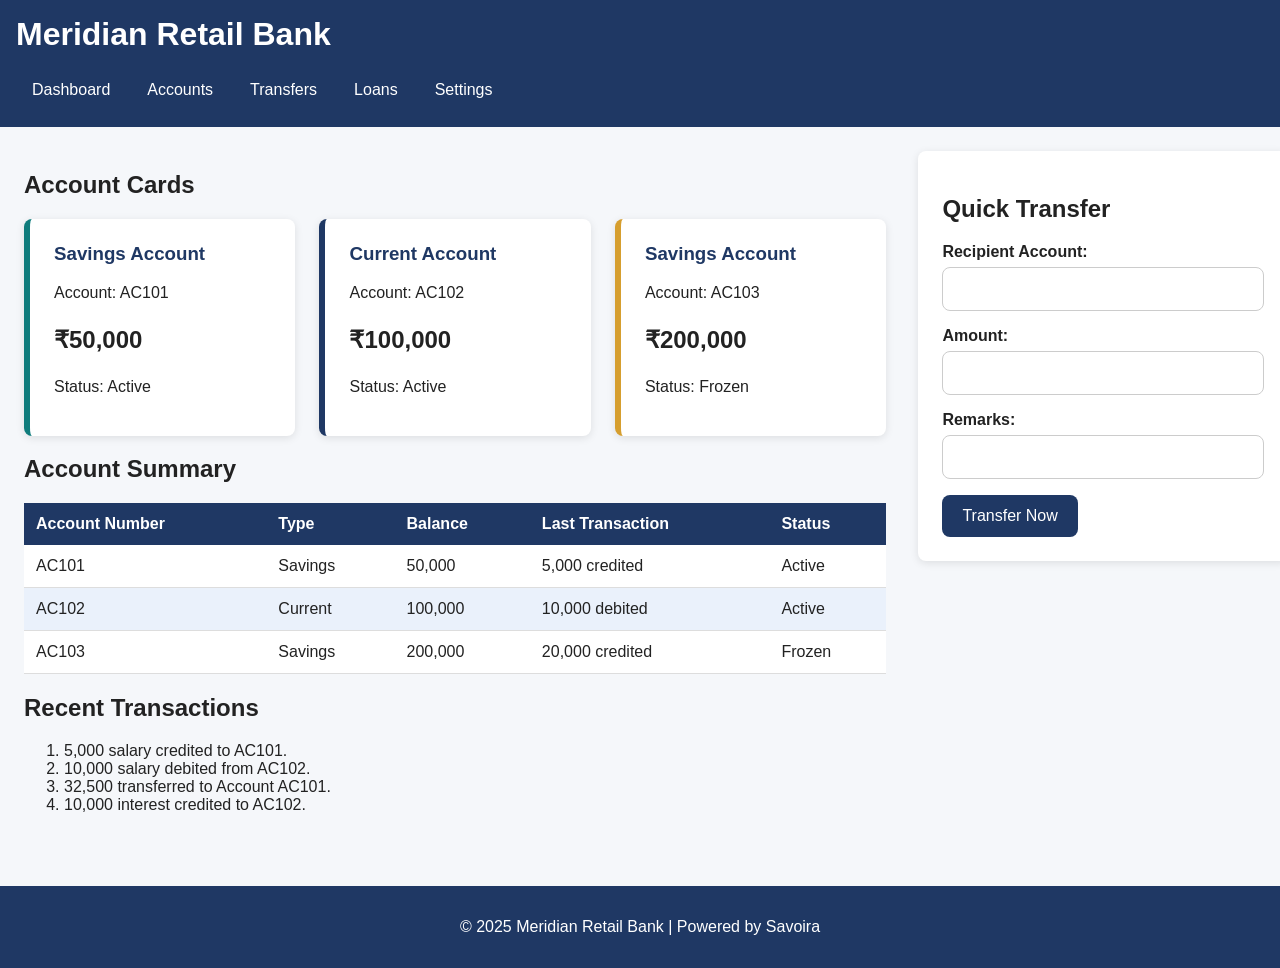
<file: src/main/webapp/index.html>
<!DOCTYPE html>
<html lang="en">
<head>
    <meta charset="UTF-8">
    <meta name="viewport" content="width=device-width, initial-scale=1.0">
    <title>Meridian Retail Bank</title>
    <link rel="stylesheet" href="style.css">
</head>

<body>

<header>
    <h1>Meridian Retail Bank</h1>

    <nav>
        <ul>
            <li><a href="#">Dashboard</a></li>
            <li><a href="#">Accounts</a></li>
            <li><a href="#">Transfers</a></li>
            <li><a href="#">Loans</a></li>
            <li><a href="#">Settings</a></li>
        </ul>
    </nav>
</header>

<div class="layout">

    <main>

        <!-- Account Cards -->
        <section class="account-cards">
            <h2>Account Cards</h2>

            <div class="card-grid">

                <article class="account-card">
                    <h3>Savings Account</h3>
                    <p>Account: AC101</p>
                    <p class="balance">₹50,000</p>
                    <p>Status: Active</p>
                </article>

                <article class="account-card">
                    <h3>Current Account</h3>
                    <p>Account: AC102</p>
                    <p class="balance">₹100,000</p>
                    <p>Status: Active</p>
                </article>

                <article class="account-card">
                    <h3>Savings Account</h3>
                    <p>Account: AC103</p>
                    <p class="balance">₹200,000</p>
                    <p>Status: Frozen</p>
                </article>

            </div>
        </section>

        <!-- Account Summary -->
        <section>
            <h2>Account Summary</h2>

            <table>
                <thead>
                <tr>
                    <th>Account Number</th>
                    <th>Type</th>
                    <th>Balance</th>
                    <th>Last Transaction</th>
                    <th>Status</th>
                </tr>
                </thead>

                <tbody>
                <tr>
                    <td>AC101</td>
                    <td>Savings</td>
                    <td>50,000</td>
                    <td>5,000 credited</td>
                    <td>Active</td>
                </tr>

                <tr>
                    <td>AC102</td>
                    <td>Current</td>
                    <td>100,000</td>
                    <td>10,000 debited</td>
                    <td>Active</td>
                </tr>

                <tr>
                    <td>AC103</td>
                    <td>Savings</td>
                    <td>200,000</td>
                    <td>20,000 credited</td>
                    <td>Frozen</td>
                </tr>
                </tbody>
            </table>
        </section>

        <!-- Recent Transactions -->
        <section>
            <h2>Recent Transactions</h2>

            <ol>
                <li>5,000 salary credited to AC101.</li>
                <li>10,000 salary debited from AC102.</li>
                <li>32,500 transferred to Account AC101.</li>
                <li>10,000 interest credited to AC102.</li>
            </ol>
        </section>

    </main>

    <!-- Quick Transfer -->
    <aside>
        <h2>Quick Transfer</h2>

        <form>
            <p>
                <label for="recipient">Recipient Account:</label>
                <input type="text" id="recipient" name="recipient"
                       required minlength="6">
            </p>

            <p>
                <label for="amount">Amount:</label>
                <input type="number" id="amount" name="amount"
                       min="1" max="200000" step="1" required>
            </p>

            <p>
                <label for="remarks">Remarks:</label>
                <input type="text" id="remarks" name="remarks"
                       maxlength="50">
            </p>

            <button type="submit">Transfer Now</button>
        </form>
    </aside>

</div>

<footer>
    <p>&#169; 2025 Meridian Retail Bank | Powered by Savoira</p>
</footer>

</body>
</html>
</file>
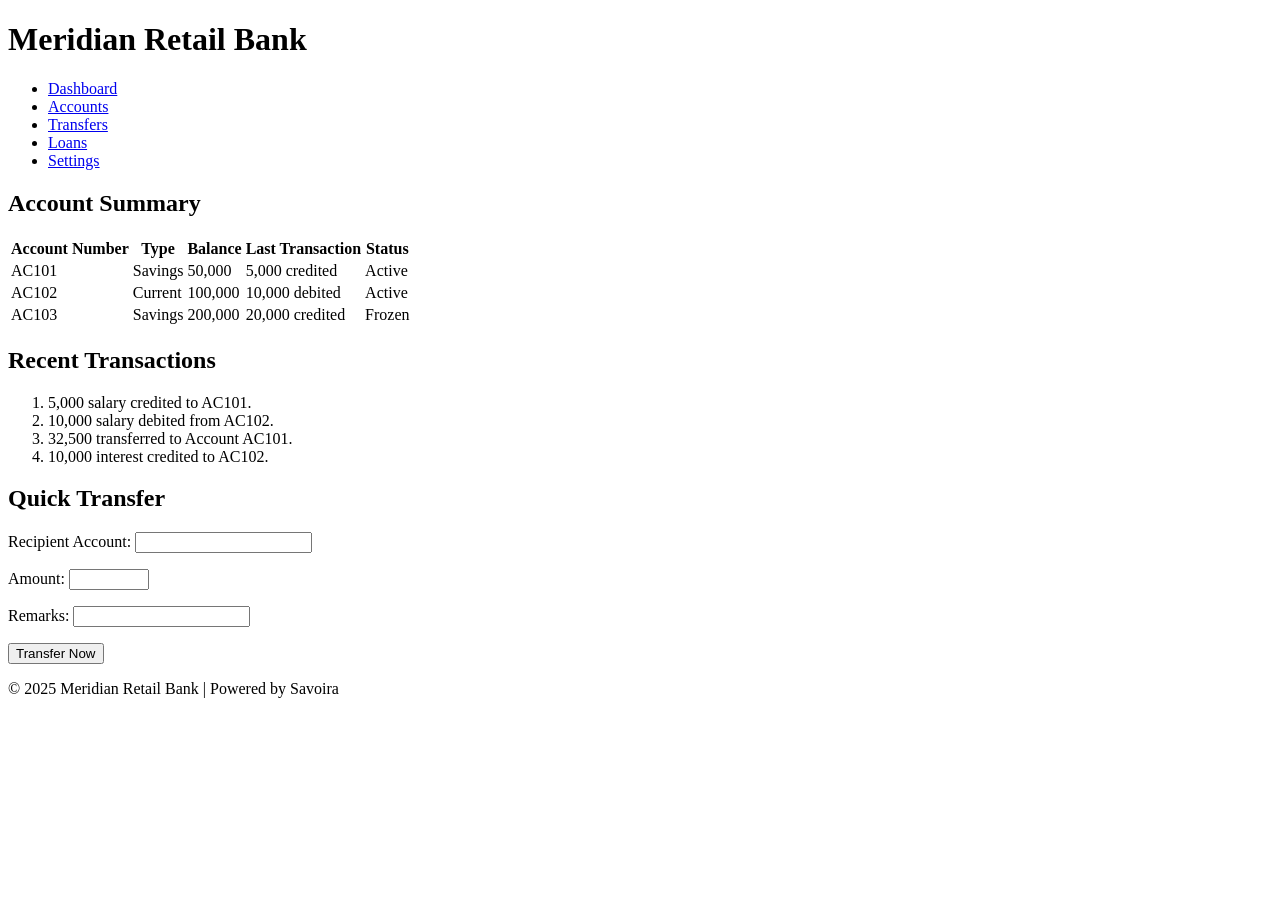
<file: src/main/java/com/meet/Week8HandsOn/HandsOn1/index.html>
<!DOCTYPE html>
<html lang="en">
<head>
    <meta charset="UTF-8">
    <meta name="viewport" content="width=device-width, initial-scale=1.0">
    <title>Meridian Retail Bank</title>
</head>

<body>

<header>
    <h1>
    Meridian Retail Bank
    </h1>

    <nav>
        <ul>
            <li><a href="#">Dashboard</a></li>
            <li><a href="#">Accounts</a></li>
            <li><a href="#">Transfers</a></li>
            <li><a href="#">Loans</a></li>
            <li><a href="#">Settings</a></li>
        </ul>
    </nav>

</header>

<main>
    <section>
        <h2>Account Summary</h2>

        <table style="border: black">
            <thead>
           <tr>
               <th>Account Number </th>
               <th>Type</th>
               <th>Balance </th>
               <th>Last Transaction </th>
               <th>Status</th>
           </tr>
            </thead>

            <tbody>
            <tbody>
            <tr>
                <td>AC101</td>
                <td>Savings</td>
                <td>50,000</td>
                <td>5,000 credited</td>
                <td>Active</td>
            </tr>

            <tr>
                <td>AC102</td>
                <td>Current</td>
                <td>100,000</td>
                <td>10,000 debited</td>
                <td>Active</td>
            </tr>

            <tr>
                <td>AC103</td>
                <td>Savings</td>
                <td>200,000</td>
                <td>20,000 credited</td>
                <td>Frozen</td>
            </tr>
            </tbody>
        </table>
    </section>

    <section>
        <h2>Recent Transactions</h2>

        <ol>
            <li>5,000 salary credited to AC101.</li>
            <li>10,000 salary debited from AC102.</li>
            <li>32,500 transferred to  Account AC101.</li>
            <li>10,000 interest credited to AC102.</li>
        </ol>
    </section>
</main>

<aside>
    <h2>Quick Transfer</h2>

    <form>
        <p>
            <label for="recipient">Recipient Account:</label>
            <input type="text" id="recipient" name="recipient" required minlength="6">
        </p>

        <p>
            <label for="amount">Amount:</label>
            <input type="number" id="amount" name="amount" min="1" max="200000" step="1" required>
        </p>

        <p>
            <label for="remarks">Remarks:</label>
            <input type="text" id="remarks" name="remarks" maxlength="50">
        </p>

        <button type="submit">Transfer Now</button>
    </form>
</aside>

<footer>
    <p>&#169 2025 Meridian Retail Bank | Powered by Savoira</p>
</footer>
</body>
</html>
</file>
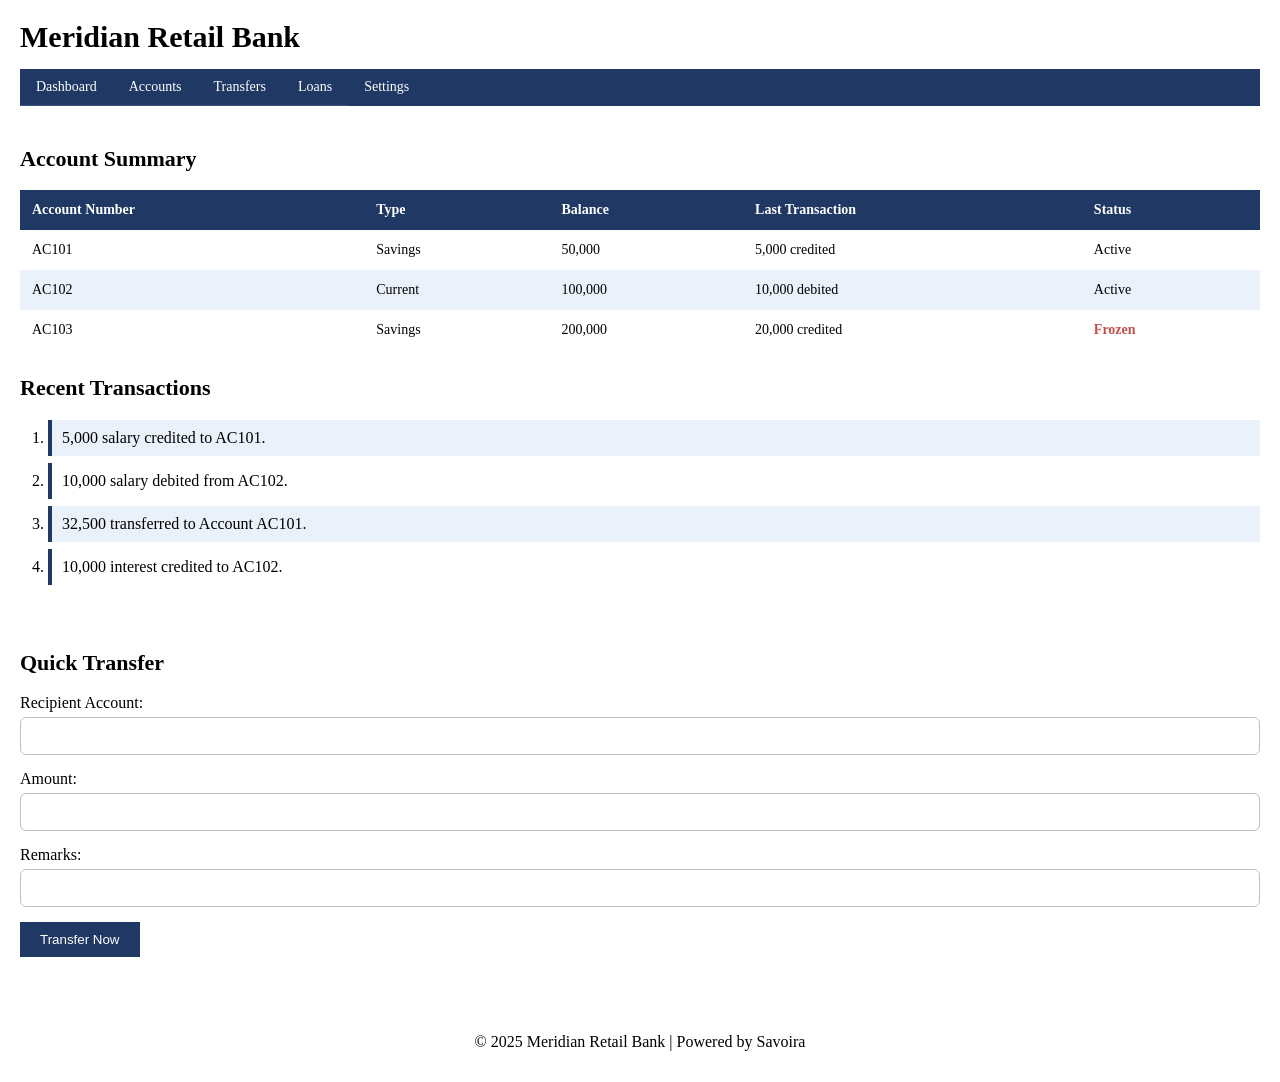
<file: src/main/java/com/meet/Week8HandsOn/HandsOn2/index.html>
<!DOCTYPE html>
<html lang="en">
<head>
    <meta charset="UTF-8">
    <meta name="viewport" content="width=device-width, initial-scale=1.0">
    <title>Meridian Retail Bank</title>
    <link rel="stylesheet" href="style.css">
</head>

<body>

<header>
    <h1>
    Meridian Retail Bank
    </h1>

    <nav >
        <ul>
            <li><a href="#">Dashboard</a></li>
            <li><a href="#">Accounts</a></li>
            <li><a href="#">Transfers</a></li>
            <li><a href="#">Loans</a></li>
            <li><a href="#">Settings</a></li>
        </ul>
    </nav>

</header>

<section class="mainContent">

    <main>
        <section>
            <h2>Account Summary</h2>

            <table style="border: black">
                <thead>
                <tr>
                    <th>Account Number </th>
                    <th>Type</th>
                    <th>Balance </th>
                    <th>Last Transaction </th>
                    <th>Status</th>
                </tr>
                </thead>

                <tbody>
                <tbody>
                <tr>
                    <td>AC101</td>
                    <td>Savings</td>
                    <td>50,000</td>
                    <td>5,000 credited</td>
                    <td>Active</td>
                </tr>

                <tr>
                    <td>AC102</td>
                    <td>Current</td>
                    <td>100,000</td>
                    <td>10,000 debited</td>
                    <td>Active</td>
                </tr>

                <tr>
                    <td>AC103</td>
                    <td>Savings</td>
                    <td>200,000</td>
                    <td>20,000 credited</td>
                    <td class="frozen">Frozen</td>
                </tr>
                </tbody>
            </table>
        </section>

        <section>
            <h2>Recent Transactions</h2>

            <ol>
                <li>5,000 salary credited to AC101.</li>
                <li>10,000 salary debited from AC102.</li>
                <li>32,500 transferred to  Account AC101.</li>
                <li>10,000 interest credited to AC102.</li>
            </ol>
        </section>
    </main>

    <aside>
        <h2>Quick Transfer</h2>

        <form>
            <p>
                <label for="recipient">Recipient Account:</label>
                <input type="text" id="recipient" name="recipient" required minlength="6">
            </p>

            <p>
                <label for="amount">Amount:</label>
                <input type="number" id="amount" name="amount" min="1" max="200000" step="1" required>
            </p>

            <p>
                <label for="remarks">Remarks:</label>
                <input type="text" id="remarks" name="remarks" maxlength="50">
            </p>

            <button type="submit">Transfer Now</button>
        </form>
    </aside>
</section>

<footer>
    <p>&#169 2025 Meridian Retail Bank | Powered by Savoira</p>
</footer>
</body>
</html>
</file>
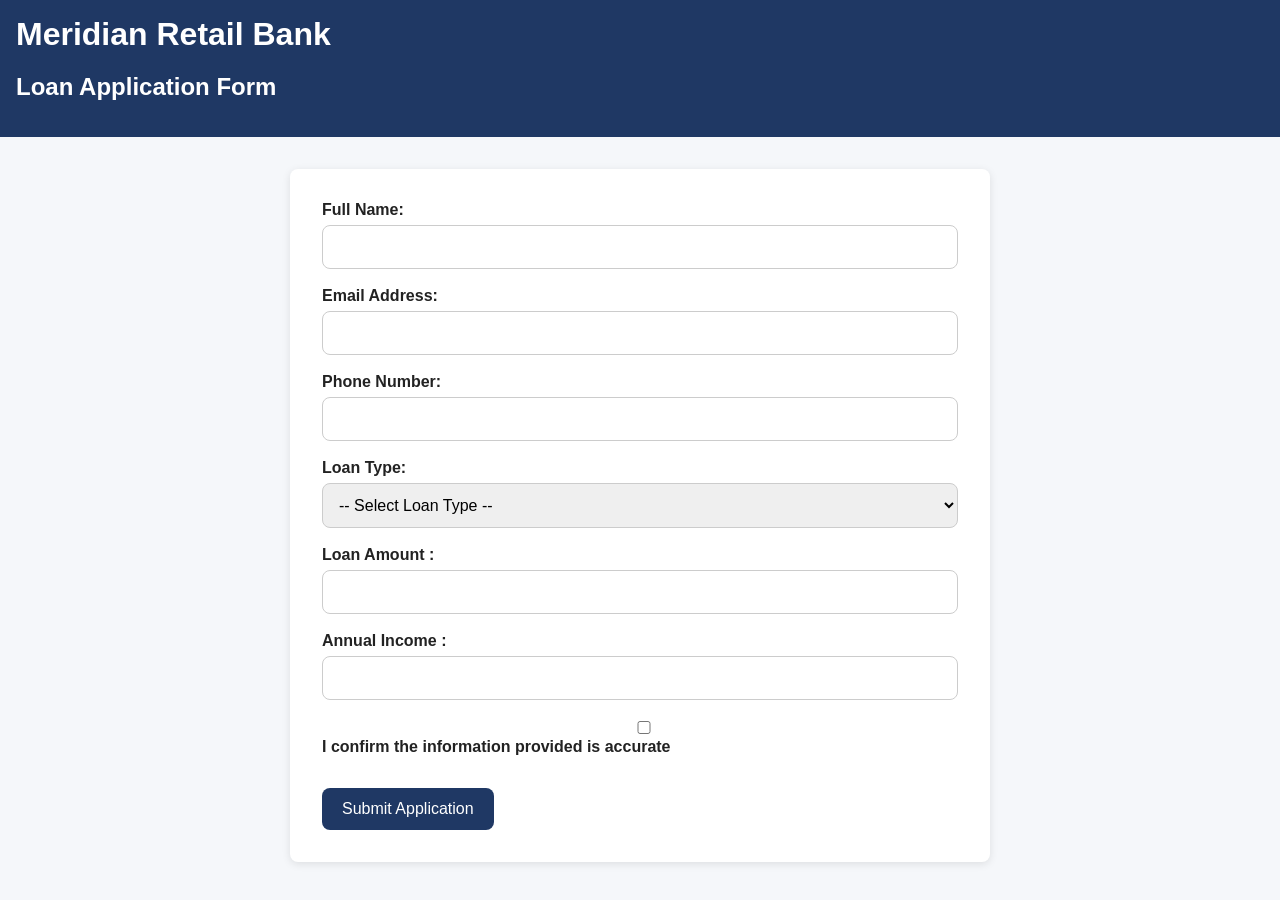
<file: src/main/webapp/loan-apply.html>
<!DOCTYPE html>
<html lang="en">
<head>
    <meta charset="UTF-8">
    <meta name="viewport" content="width=device-width, initial-scale=1.0">
    <title>Meridian Retail Bank - Loan Application</title>
    <meta name="viewport" content="width=device-width, initial-scale=1.0">
    <link rel="stylesheet" href="style.css">
</head>
<body>

<header>
    <h1>Meridian Retail Bank</h1>
    <h2>Loan Application Form</h2>
</header>

<main>
    <form class="loan-form" action="#" method="post">

        <div>
            <label for="fullName">Full Name:</label>
            <input type="text" id="fullName" name="fullName" minlength="3" required>
        </div>
        <br>

        <div>
            <label for="email">Email Address:</label>
            <input type="email" id="email" name="email" required>
        </div>
        <br>

        <div>
            <label for="phone">Phone Number:</label>
            <input type="tel" id="phone" name="phone" pattern="[0-9]{10}" title="10-digit mobile number" required>
        </div>
        <br>

        <div>
            <label for="loanType">Loan Type:</label>
            <select id="loanType" name="loanType" required>
                <option value="" disabled selected>-- Select Loan Type --</option>
                <option value="Home Loan">Home Loan</option>
                <option value="Personal Loan">Personal Loan</option>
                <option value="Education Loan">Education Loan</option>
            </select>
        </div>
        <br>

        <div>
            <label for="loanAmount">Loan Amount :</label>
            <input type="number" id="loanAmount" name="loanAmount" min="50000" max="5000000" step="1000" required>
        </div>
        <br>

        <div>
            <label for="annualIncome">Annual Income :</label>
            <input type="number" id="annualIncome" name="annualIncome" min="100000" required>
        </div>
        <br>

        <div>
            <input type="checkbox" id="declaration" name="declaration" required>
            <label for="declaration">I confirm the information provided is accurate</label>
        </div>
        <br>

        <div>
            <button type="submit">Submit Application</button>
        </div>

    </form>
</main>

</body>
</html>
</file>
<file: src/main/webapp/style.css>
* {
    box-sizing: border-box;
}

body {
    margin: 0;
    font-family: Arial, sans-serif;
    background-color: #f5f7fa;
    color: #222;
}

header {
    background-color: #1F3864;
    color: white;
    padding: 1rem;
}

header h1 {
    margin: 0 0 1rem 0;
}

 /*Navbar*/

nav ul {
    display: flex;
    flex-direction: row;
    list-style: none;
    margin: 0;
    padding: 0;
}

nav li {
    margin-right: 5px;
}

nav a {
    display: block;
    padding: 0.75rem 1rem;
    color: white;
    text-decoration: none;
    border-radius: 4px;
}

nav a:hover {
    background-color: #0F7C7C;
}


.layout {
    display: flex;
    flex-direction: column;
    gap: 2rem;
    padding: 1.5rem;
}

main {
    min-width: 0;
}

aside {
    background-color: white;
    padding: 1.5rem;
    border-radius: 8px;
    box-shadow: 0 2px 8px rgba(0, 0, 0, 0.1);
}

 /*Account card Grid*/

.card-grid {
    display: grid;
    grid-template-columns: repeat(3, 1fr);
    gap: 1.5rem;
}

.account-card {
    padding: 1.5rem;
    border-radius: 8px;
    box-shadow: 0 2px 8px rgba(0, 0, 0, 0.1);
    border-left: 6px solid #0F7C7C;
    background-color: white;
}

.account-card h3 {
    margin-top: 0;
    color: #1F3864;
}

.account-card .balance {
    font-size: 1.5rem;
    font-weight: bold;
}

/* Different coloured left-border accents */

.account-card:nth-child(2) {
    border-left-color: #1F3864;
}

.account-card:nth-child(3) {
    border-left-color: #d69e2e;
}

/*Account Summary Table*/

table {
    width: 100%;
    border-collapse: collapse;
    background-color: white;
}

th {
    background-color: #1F3864;
    color: white;
    font-weight: bold;
    padding: 12px;
    text-align: left;
}

td {
    padding: 12px;
    border-bottom: 1px solid #ddd;
}

/* Zebra striping */

tbody tr:nth-child(odd) {
    background-color: white;
}

tbody tr:nth-child(even) {
    background-color: #EAF1FB;
}

/*Transfer Form*/

aside form input {
    width: 100%;
    padding: 12px;
    border: 1px solid #ccc;
    border-radius: 8px;
    font-size: 1rem;
}

aside form input:focus {
    outline: 3px solid #0F7C7C;
    border-color: #0F7C7C;
}

aside label {
    display: block;
    margin-bottom: 6px;
    font-weight: bold;
}

aside form p {
    margin-bottom: 1rem;
}

button {
    padding: 12px 20px;
    border: none;
    border-radius: 8px;
    background-color: #1F3864;
    color: white;
    font-size: 1rem;
    cursor: pointer;
}

button:hover {
    background-color: #0F7C7C;
}


/*Loan Application Form*/

.loan-form {
    max-width: 700px;
    margin: 2rem auto;
    background-color: white;
    padding: 2rem;
    border-radius: 8px;
    box-shadow: 0 2px 8px rgba(0, 0, 0, 0.1);
}

.loan-form label {
    display: block;
    margin-bottom: 6px;
    font-weight: bold;
}

.loan-form input,
.loan-form select {
    width: 100%;
    padding: 12px;
    border: 1px solid #ccc;
    border-radius: 8px;
    font-size: 1rem;
}

.loan-form input:focus,
.loan-form select:focus {
    outline: 3px solid #0F7C7C;
    border-color: #0F7C7C;
}

.loan-form button {
    margin-top: 0.5rem;
}


footer {
    background-color: #1F3864;
    color: white;
    text-align: center;
    padding: 1rem;
    margin-top: 2rem;
}



@media (min-width: 901px) {

    .layout {
        flex-direction: row;
        align-items: flex-start;
    }

    main {
        flex: 0 0 70%;
    }

    aside {
        flex: 0 0 30%;
    }
}



@media (min-width: 600px) and (max-width: 900px) {

    .card-grid {
        grid-template-columns: repeat(2, 1fr);
    }
}



@media (max-width: 599px) {

    .layout {
        flex-direction: column;
    }

    .card-grid {
        grid-template-columns: 1fr;
    }

    nav ul {
        flex-direction: column;
    }

    nav li {
        margin-right: 0;
        margin-bottom: 4px;
    }

    nav a {
        width: 100%;
    }

    table {
        display: block;
        overflow-x: auto;
    }
}
</file>
<file: src/main/java/com/meet/Week8HandsOn/HandsOn2/style.css>
/*Mobile first Approach*/

* {
    box-sizing: border-box;
}

html {
    width: 100%;
}

body {
    width: 100%;
    min-width: 0;
    margin: 0;
    padding: 0;
}


/* Header */

header {
    width: 100%;
    padding: 15px;
}

header h1 {
    margin: 0 0 15px;
    font-size: 26px;
}


/*Navbar*/

nav {
    display: flex;
    flex-direction: column;
    width: 100%;
    margin: 0;
    padding: 0;
    background: #1F3864;
    overflow: hidden;
}

nav ul {
    display: flex;
    flex-direction: column;
    width: 100%;
    margin: 0;
    padding: 0;
    list-style: none;
}

nav li {
    width: 100%;
    margin: 0;
    padding: 0;
}

nav a {
    display: block;
    width: 100%;
    padding: 12px 16px;
    color: white;
    font-size: 14px;
    text-decoration: none;
    border-bottom: 1px solid #38547D;
}

nav li:last-child a {
    border-bottom: none;
}

nav a:hover {
    background: #0F7C7C;
}


/*main*/

main {
    width: 100%;
    min-width: 0;
    padding: 15px;
}

section {
    width: 100%;
    margin-bottom: 25px;
}

section h2 {
    margin-top: 0;
    font-size: 22px;
}


/*Account summary table*/

table {
    width: 100%;
    border-collapse: collapse;
    font-size: 13px;
}

thead {
    background: #1F3864;
    color: white;
    font-weight: bold;
}

th, td {
    padding: 8px;
    text-align: left;
}

tbody tr:nth-child(odd) {
    background: white;
}

tbody tr:nth-child(even) {
    background: #EAF1FB;
}

td.frozen {
    color: #C0504D;
    font-weight: bold;
}

/*Recent Transactions*/

section ol {
    margin: 0;
    padding-left: 28px;
}

section ol li {
    padding: 9px 10px;
    margin-bottom: 7px;
    background: #EAF1FB;
    border-left: 4px solid #1F3864;
}

section ol li:nth-child(even) {
    background: white;
}

section ol li:hover {
    background: #0F7C7C;
    color: white;
}


/*form*/

aside {
    width: 100%;
    min-width: 0;
    padding: 15px;
}

aside h2 {
    margin-top: 0;
    font-size: 22px;
}

form {
    width: 100%;
    margin: 0;
}

form p {
    width: 100%;
    margin: 0 0 15px;
}

form label {
    display: block;
    margin-bottom: 5px;
}

form input {
    display: block;
    width: 100%;
    max-width: 100%;
    padding: 10px;
    border: 1px solid #C0C0C0;
    border-radius: 6px;
    font-size: 14px;
}

form input:focus {
    outline: 2px solid #0F7C7C;
}

button[type="submit"] {
    padding: 10px 20px;
    background: #1F3864;
    color: white;
    border: none;
    cursor: pointer;
}

button[type="submit"]:hover {
    background: #12254F;
}


/*footer*/

footer {
    width: 100%;
    padding: 15px;
    text-align: center;
}



/*for width between 600px to 900px */

@media (min-width: 601px) and (max-width: 900px) {

    body {
        display: flex;
        flex-wrap: wrap;
        width: 100%;
    }

    header {
        width: 100%;
    }

    .mainContent{
        display: flex;
    }
    main {
        width: 70%;
        padding: 20px;
    }

    aside {
        width: 30%;
        padding: 20px;
    }

    footer {
        width: 100%;
    }


    nav {
        flex-direction: row;
    }

    nav ul {
        flex-direction: row;
        width: auto;
    }

    nav li {
        width: auto;
    }

    nav a {
        width: auto;
        padding: 10px 16px;
    }


    table {
        font-size: 14px;
    }

    th, td {
        padding: 10px;
    }
}


/*for width more than 900px*/


@media (min-width: 901px) {

    header {
        padding: 20px;
    }

    header h1 {
        font-size: 30px;
    }

    nav {
        flex-direction: row;
    }

    nav ul {
        flex-direction: row;
        width: auto;
    }

    nav li {
        width: auto;
    }

    nav a {
        width: auto;
        padding: 10px 16px;
    }

    main {
        padding: 20px;
    }

    aside {
        padding: 20px;
    }

    table {
        font-size: 14px;
    }

    th, td {
        padding: 12px;
    }
}
</file>
